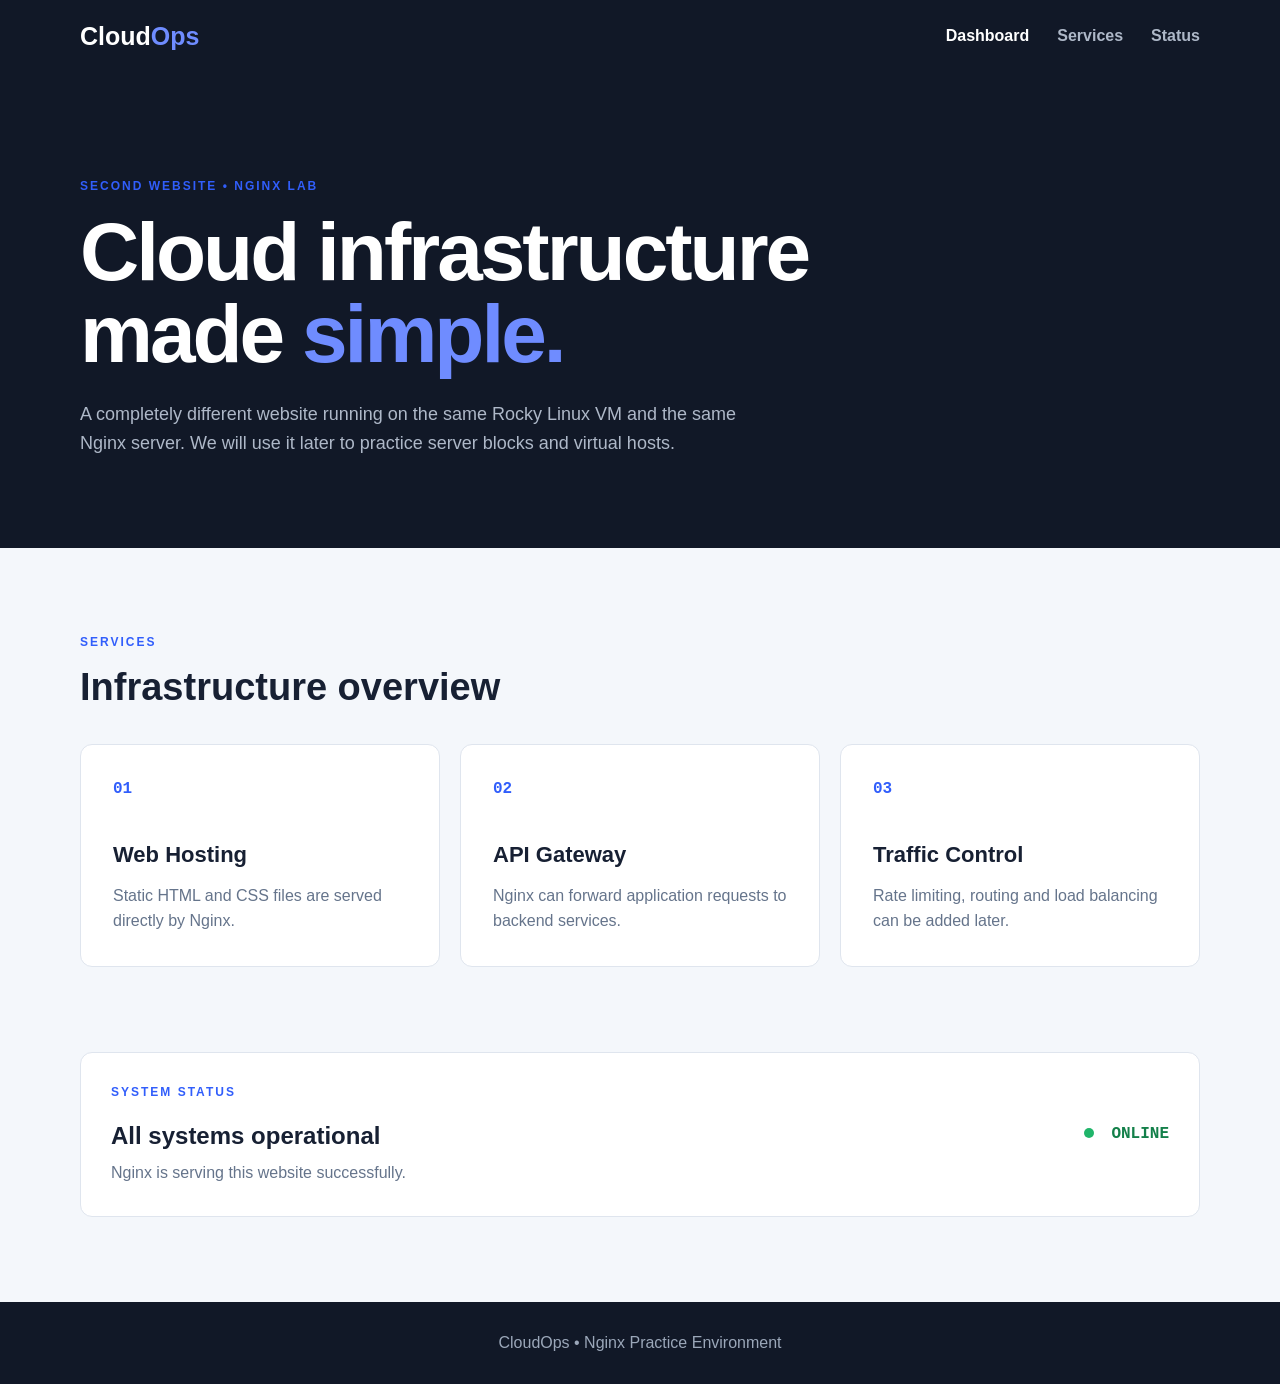
<file: nginx-lab-second-site frondend/index.html>
<!DOCTYPE html>
<html lang="en">
<head>
    <meta charset="UTF-8">
    <meta name="viewport" content="width=device-width, initial-scale=1.0">
    <title>CloudOps | Dashboard</title>
    <link rel="stylesheet" href="css/style.css">
</head>
<body>
    <header class="nav">
        <div class="container nav-inner">
            <a href="index.html" class="brand">Cloud<span>Ops</span></a>
            <nav>
                <a class="active" href="index.html">Dashboard</a>
                <a href="#services">Services</a>
                <a href="#status">Status</a>
            </nav>
        </div>
    </header>

    <main>
        <section class="hero">
            <div class="container">
                <p class="label">SECOND WEBSITE • NGINX LAB</p>
                <h1>Cloud infrastructure<br>made <span>simple.</span></h1>
                <p class="intro">
                    A completely different website running on the same Rocky Linux
                    VM and the same Nginx server. We will use it later to practice
                    server blocks and virtual hosts.
                </p>
            </div>
        </section>

        <section id="services" class="services">
            <div class="container">
                <div class="heading">
                    <p class="label">SERVICES</p>
                    <h2>Infrastructure overview</h2>
                </div>

                <div class="grid">
                    <article class="service">
                        <div class="number">01</div>
                        <h3>Web Hosting</h3>
                        <p>Static HTML and CSS files are served directly by Nginx.</p>
                    </article>

                    <article class="service">
                        <div class="number">02</div>
                        <h3>API Gateway</h3>
                        <p>Nginx can forward application requests to backend services.</p>
                    </article>

                    <article class="service">
                        <div class="number">03</div>
                        <h3>Traffic Control</h3>
                        <p>Rate limiting, routing and load balancing can be added later.</p>
                    </article>
                </div>
            </div>
        </section>

        <section id="status" class="status-section">
            <div class="container">
                <div class="status-card">
                    <div>
                        <p class="label">SYSTEM STATUS</p>
                        <h2>All systems operational</h2>
                        <p class="muted">Nginx is serving this website successfully.</p>
                    </div>
                    <div class="status">
                        <span class="dot"></span>
                        ONLINE
                    </div>
                </div>
            </div>
        </section>
    </main>

    <footer>
        <div class="container">CloudOps • Nginx Practice Environment</div>
    </footer>
</body>
</html>
</file>
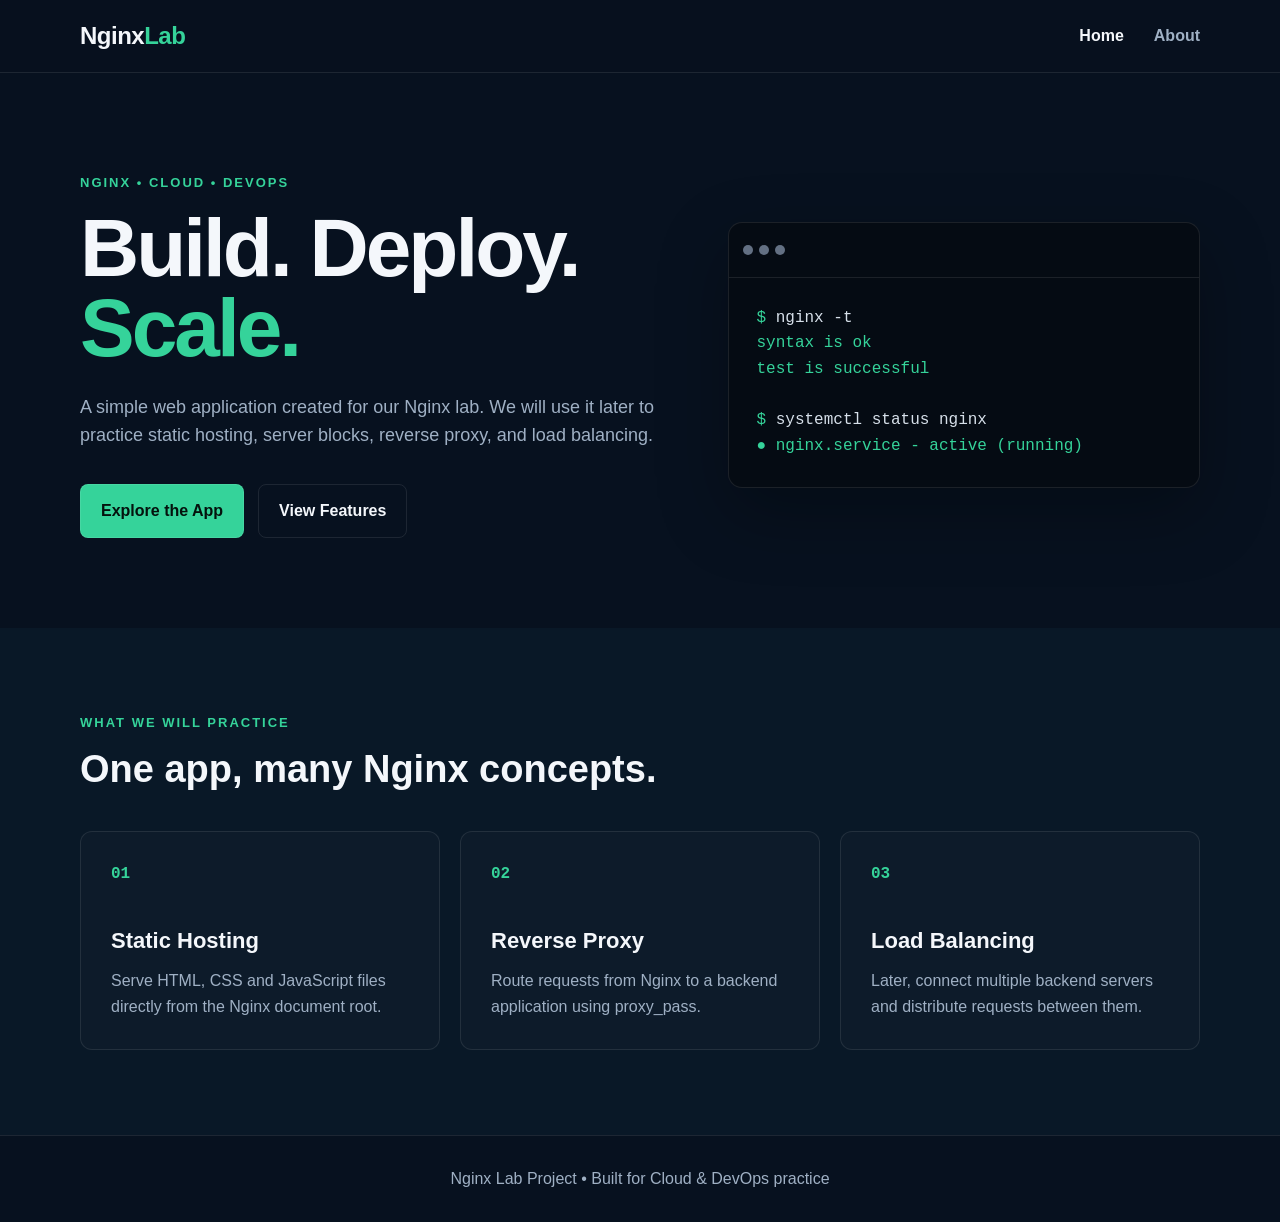
<file: nginx-lab-website frondend/index.html>
<!DOCTYPE html>
<html lang="en">
<head>
    <meta charset="UTF-8">
    <meta name="viewport" content="width=device-width, initial-scale=1.0">
    <title>Nginx Lab | Home</title>
    <link rel="stylesheet" href="css/style.css">
</head>
<body>
    <header class="navbar">
        <div class="container nav-content">
            <a class="logo" href="index.html">Nginx<span>Lab</span></a>
            <nav>
                <a class="active" href="index.html">Home</a>
                <a href="about.html">About</a>
            </nav>
        </div>
    </header>

    <main>
        <section class="hero">
            <div class="container hero-content">
                <div class="hero-text">
                    <p class="eyebrow">NGINX • CLOUD • DEVOPS</p>
                    <h1>Build. Deploy.<br><span>Scale.</span></h1>
                    <p class="hero-description">
                        A simple web application created for our Nginx lab.
                        We will use it later to practice static hosting,
                        server blocks, reverse proxy, and load balancing.
                    </p>
                    <div class="buttons">
                        <a class="btn primary" href="about.html">Explore the App</a>
                        <a class="btn secondary" href="#features">View Features</a>
                    </div>
                </div>

                <div class="terminal-card">
                    <div class="terminal-top">
                        <span></span><span></span><span></span>
                    </div>
                    <div class="terminal-body">
                        <p><span class="green">$</span> nginx -t</p>
                        <p class="success">syntax is ok</p>
                        <p class="success">test is successful</p>
                        <br>
                        <p><span class="green">$</span> systemctl status nginx</p>
                        <p class="success">● nginx.service - active (running)</p>
                    </div>
                </div>
            </div>
        </section>

        <section id="features" class="features">
            <div class="container">
                <div class="section-heading">
                    <p class="eyebrow">WHAT WE WILL PRACTICE</p>
                    <h2>One app, many Nginx concepts.</h2>
                </div>

                <div class="cards">
                    <article class="card">
                        <div class="icon">01</div>
                        <h3>Static Hosting</h3>
                        <p>Serve HTML, CSS and JavaScript files directly from the Nginx document root.</p>
                    </article>

                    <article class="card">
                        <div class="icon">02</div>
                        <h3>Reverse Proxy</h3>
                        <p>Route requests from Nginx to a backend application using proxy_pass.</p>
                    </article>

                    <article class="card">
                        <div class="icon">03</div>
                        <h3>Load Balancing</h3>
                        <p>Later, connect multiple backend servers and distribute requests between them.</p>
                    </article>
                </div>
            </div>
        </section>
    </main>

    <footer>
        <div class="container">
            <p>Nginx Lab Project • Built for Cloud & DevOps practice</p>
        </div>
    </footer>
</body>
</html>
</file>
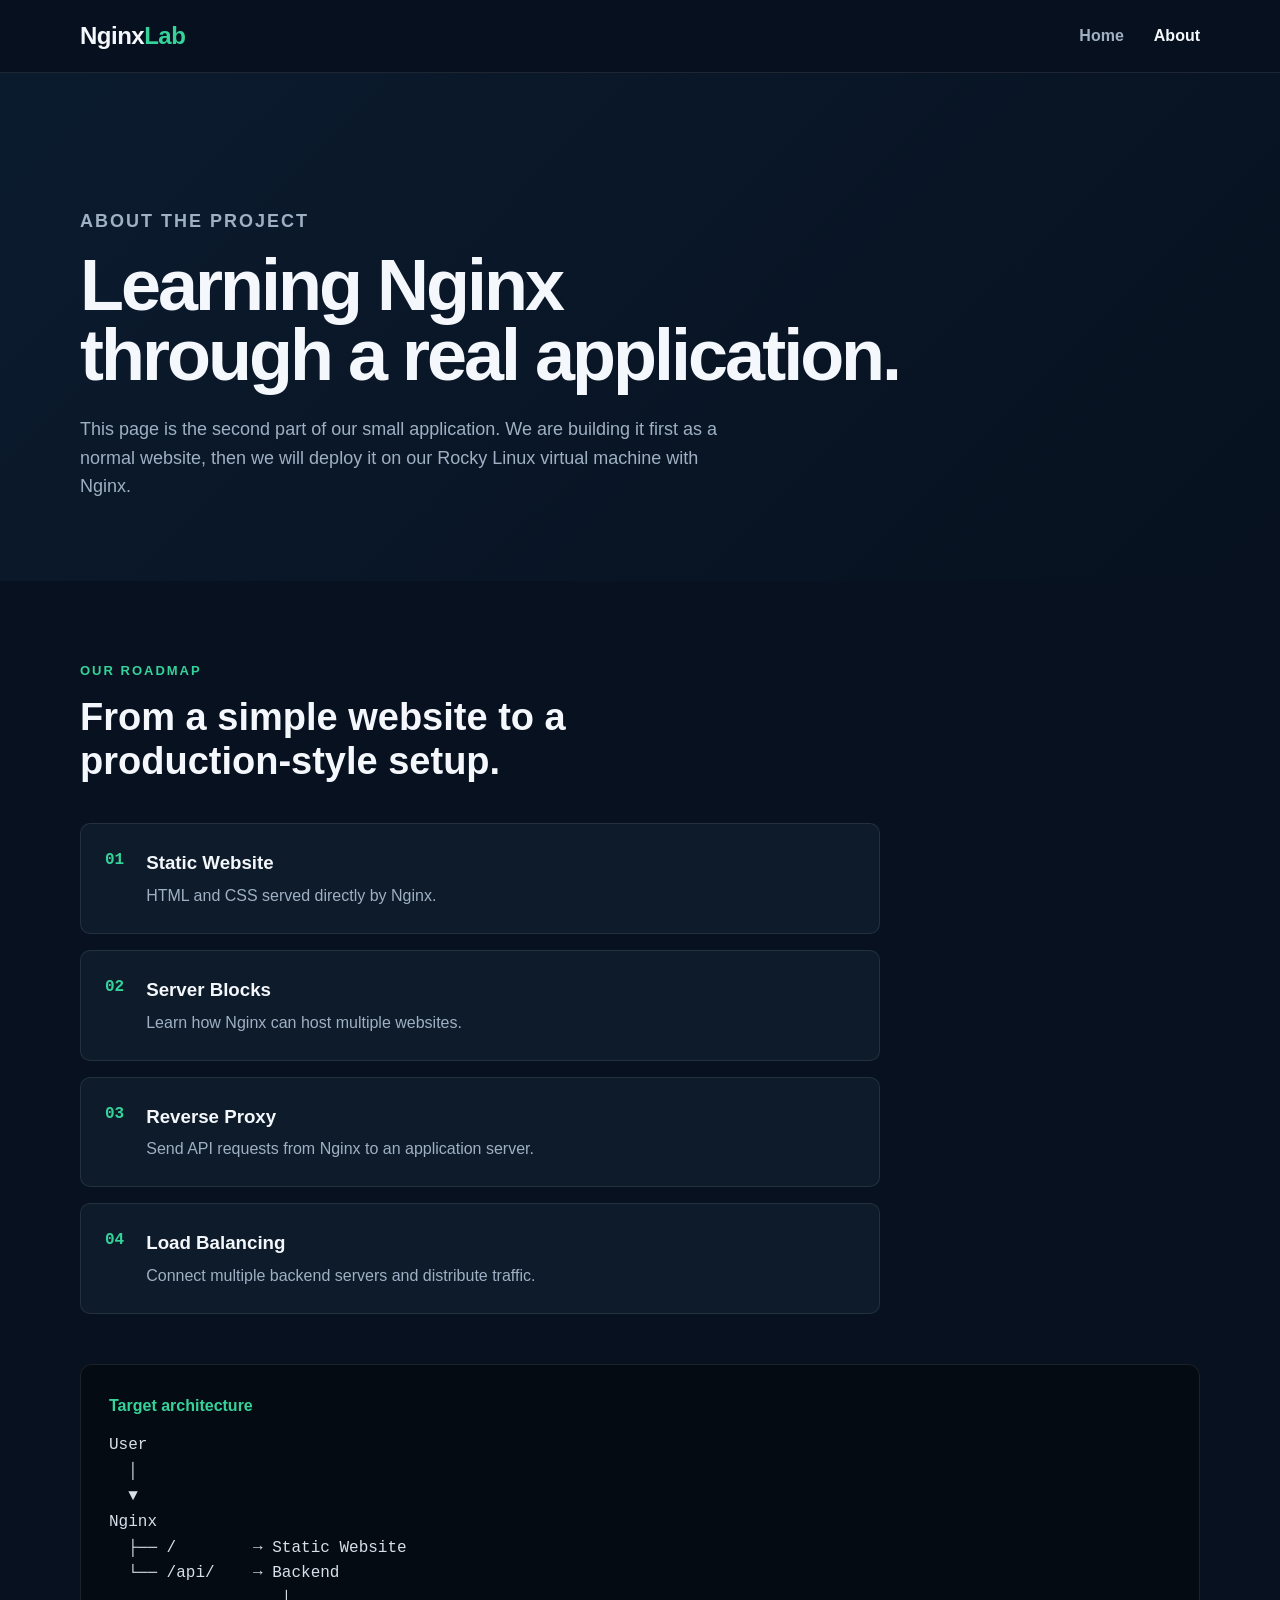
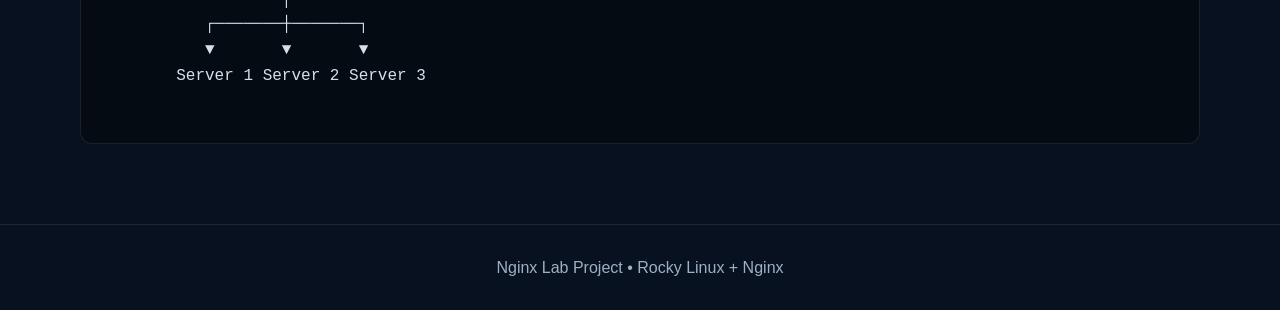
<file: nginx-lab-website frondend/about.html>
<!DOCTYPE html>
<html lang="en">
<head>
    <meta charset="UTF-8">
    <meta name="viewport" content="width=device-width, initial-scale=1.0">
    <title>Nginx Lab | About</title>
    <link rel="stylesheet" href="css/style.css">
</head>
<body class="about-page">
    <header class="navbar">
        <div class="container nav-content">
            <a class="logo" href="index.html">Nginx<span>Lab</span></a>
            <nav>
                <a href="index.html">Home</a>
                <a class="active" href="about.html">About</a>
            </nav>
        </div>
    </header>

    <main>
        <section class="about-hero">
            <div class="container">
                <p class="eyebrow">ABOUT THE PROJECT</p>
                <h1>Learning Nginx<br>through a real application.</h1>
                <p>
                    This page is the second part of our small application.
                    We are building it first as a normal website, then we will
                    deploy it on our Rocky Linux virtual machine with Nginx.
                </p>
            </div>
        </section>

        <section class="architecture">
            <div class="container">
                <div class="section-heading">
                    <p class="eyebrow">OUR ROADMAP</p>
                    <h2>From a simple website to a production-style setup.</h2>
                </div>

                <div class="timeline">
                    <div class="step">
                        <span>01</span>
                        <div>
                            <h3>Static Website</h3>
                            <p>HTML and CSS served directly by Nginx.</p>
                        </div>
                    </div>

                    <div class="step">
                        <span>02</span>
                        <div>
                            <h3>Server Blocks</h3>
                            <p>Learn how Nginx can host multiple websites.</p>
                        </div>
                    </div>

                    <div class="step">
                        <span>03</span>
                        <div>
                            <h3>Reverse Proxy</h3>
                            <p>Send API requests from Nginx to an application server.</p>
                        </div>
                    </div>

                    <div class="step">
                        <span>04</span>
                        <div>
                            <h3>Load Balancing</h3>
                            <p>Connect multiple backend servers and distribute traffic.</p>
                        </div>
                    </div>
                </div>

                <div class="code-preview">
                    <p class="code-title">Target architecture</p>
                    <pre>
User
  │
  ▼
Nginx
  ├── /        → Static Website
  └── /api/    → Backend
                  │
          ┌───────┼───────┐
          ▼       ▼       ▼
       Server 1 Server 2 Server 3
                    </pre>
                </div>
            </div>
        </section>
    </main>

    <footer>
        <div class="container">
            <p>Nginx Lab Project • Rocky Linux + Nginx</p>
        </div>
    </footer>
</body>
</html>
</file>
<file: nginx-lab-second-site frondend/css/style.css>
* {
    box-sizing: border-box;
    margin: 0;
    padding: 0;
}

:root {
    --bg: #f4f7fb;
    --dark: #111827;
    --text: #172033;
    --muted: #65748b;
    --accent: #315efb;
    --card: #ffffff;
    --border: #dfe5ee;
}

body {
    font-family: Arial, Helvetica, sans-serif;
    background: var(--bg);
    color: var(--text);
    line-height: 1.6;
}

a {
    text-decoration: none;
    color: inherit;
}

.container {
    width: min(1120px, 90%);
    margin: auto;
}

.nav {
    background: var(--dark);
    color: white;
}

.nav-inner {
    min-height: 72px;
    display: flex;
    justify-content: space-between;
    align-items: center;
}

.brand {
    font-size: 25px;
    font-weight: 800;
}

.brand span {
    color: #6f8cff;
}

nav {
    display: flex;
    gap: 28px;
}

nav a {
    color: #aeb8c8;
    font-weight: 600;
}

nav a:hover,
nav a.active {
    color: white;
}

.hero {
    padding: 105px 0 90px;
    background: var(--dark);
    color: white;
}

.label {
    font-size: 12px;
    letter-spacing: 2px;
    font-weight: 800;
    color: var(--accent);
    margin-bottom: 15px;
}

.hero h1 {
    font-size: clamp(48px, 7vw, 82px);
    line-height: 1;
    letter-spacing: -3px;
}

.hero h1 span {
    color: #6f8cff;
}

.intro {
    max-width: 680px;
    margin-top: 25px;
    color: #aeb8c8;
    font-size: 18px;
}

.services {
    padding: 85px 0;
}

.heading {
    margin-bottom: 35px;
}

.heading h2 {
    font-size: 38px;
    line-height: 1.1;
}

.grid {
    display: grid;
    grid-template-columns: repeat(3, 1fr);
    gap: 20px;
}

.service {
    background: var(--card);
    border: 1px solid var(--border);
    padding: 32px;
    min-height: 220px;
    border-radius: 12px;
}

.number {
    color: var(--accent);
    font-family: Consolas, monospace;
    font-weight: 800;
    margin-bottom: 35px;
}

.service h3 {
    font-size: 22px;
    margin-bottom: 10px;
}

.service p,
.muted {
    color: var(--muted);
}

.status-section {
    padding: 0 0 85px;
}

.status-card {
    background: white;
    border: 1px solid var(--border);
    border-radius: 12px;
    padding: 30px;
    display: flex;
    align-items: center;
    justify-content: space-between;
    gap: 20px;
}

.status-card h2 {
    margin-bottom: 5px;
}

.status {
    font-family: Consolas, monospace;
    font-weight: 800;
    color: #14804a;
    white-space: nowrap;
}

.dot {
    width: 10px;
    height: 10px;
    display: inline-block;
    border-radius: 50%;
    background: #20b56a;
    margin-right: 8px;
}

footer {
    padding: 28px 0;
    background: var(--dark);
    color: #9ba7b9;
    text-align: center;
}

@media (max-width: 800px) {
    .grid {
        grid-template-columns: 1fr;
    }

    .nav-inner,
    .status-card {
        align-items: flex-start;
    }

    .status-card {
        flex-direction: column;
    }

    nav {
        gap: 15px;
    }
}
</file>
<file: nginx-lab-website frondend/css/style.css>
* {
    margin: 0;
    padding: 0;
    box-sizing: border-box;
}

:root {
    --bg: #07111f;
    --surface: #0d1b2a;
    --surface-2: #12243a;
    --text: #f4f7fb;
    --muted: #9fb0c4;
    --accent: #35d39a;
    --accent-2: #5b8cff;
    --border: rgba(255,255,255,.09);
}

html {
    scroll-behavior: smooth;
}

body {
    font-family: Arial, Helvetica, sans-serif;
    background: var(--bg);
    color: var(--text);
    line-height: 1.6;
}

a {
    color: inherit;
    text-decoration: none;
}

.container {
    width: min(1120px, 90%);
    margin: auto;
}

.navbar {
    border-bottom: 1px solid var(--border);
    background: rgba(7,17,31,.92);
}

.nav-content {
    min-height: 72px;
    display: flex;
    align-items: center;
    justify-content: space-between;
}

.logo {
    font-size: 24px;
    font-weight: 800;
    letter-spacing: -.5px;
}

.logo span {
    color: var(--accent);
}

nav {
    display: flex;
    gap: 30px;
}

nav a {
    color: var(--muted);
    font-weight: 600;
}

nav a:hover,
nav a.active {
    color: var(--text);
}

.hero {
    padding: 100px 0 90px;
}

.hero-content {
    display: grid;
    grid-template-columns: 1.1fr .9fr;
    gap: 70px;
    align-items: center;
}

.eyebrow {
    color: var(--accent);
    font-size: 13px;
    font-weight: 800;
    letter-spacing: 2px;
    margin-bottom: 14px;
}

h1 {
    font-size: clamp(48px, 7vw, 82px);
    line-height: .98;
    letter-spacing: -3px;
}

h1 span {
    color: var(--accent);
}

.hero-description,
.about-hero > .container > p {
    max-width: 650px;
    color: var(--muted);
    font-size: 18px;
    margin-top: 24px;
}

.buttons {
    display: flex;
    gap: 14px;
    margin-top: 34px;
}

.btn {
    padding: 13px 20px;
    border-radius: 8px;
    font-weight: 700;
    border: 1px solid var(--border);
}

.btn.primary {
    background: var(--accent);
    color: #04120d;
}

.btn.secondary {
    background: transparent;
}

.terminal-card {
    background: #050b13;
    border: 1px solid var(--border);
    border-radius: 14px;
    overflow: hidden;
    box-shadow: 0 25px 70px rgba(0,0,0,.3);
}

.terminal-top {
    padding: 14px;
    border-bottom: 1px solid var(--border);
}

.terminal-top span {
    display: inline-block;
    width: 10px;
    height: 10px;
    border-radius: 50%;
    background: #637083;
    margin-right: 6px;
}

.terminal-body {
    padding: 28px;
    font-family: Consolas, monospace;
    color: #d7e0ea;
}

.green,
.success {
    color: var(--accent);
}

.features {
    padding: 85px 0;
    background: #091827;
}

.section-heading {
    margin-bottom: 40px;
}

.section-heading h2 {
    font-size: 38px;
    line-height: 1.15;
    max-width: 700px;
}

.cards {
    display: grid;
    grid-template-columns: repeat(3, 1fr);
    gap: 20px;
}

.card {
    background: var(--surface);
    border: 1px solid var(--border);
    border-radius: 12px;
    padding: 30px;
}

.icon {
    color: var(--accent);
    font-family: Consolas, monospace;
    font-weight: 800;
    margin-bottom: 35px;
}

.card h3 {
    font-size: 22px;
    margin-bottom: 10px;
}

.card p {
    color: var(--muted);
}

footer {
    padding: 30px 0;
    border-top: 1px solid var(--border);
    color: var(--muted);
    text-align: center;
}

/* About page */
.about-hero {
    padding: 110px 0 80px;
    background: linear-gradient(135deg, #0b1b2e, #07111f);
}

.about-hero h1 {
    font-size: clamp(45px, 6vw, 72px);
}

.architecture {
    padding: 80px 0;
}

.timeline {
    display: grid;
    gap: 16px;
    max-width: 800px;
}

.step {
    display: flex;
    align-items: flex-start;
    gap: 22px;
    padding: 24px;
    background: var(--surface);
    border: 1px solid var(--border);
    border-radius: 10px;
}

.step > span {
    color: var(--accent);
    font-family: Consolas, monospace;
    font-weight: 800;
}

.step h3 {
    margin-bottom: 5px;
}

.step p {
    color: var(--muted);
}

.code-preview {
    margin-top: 50px;
    background: #050b13;
    border: 1px solid var(--border);
    border-radius: 12px;
    padding: 28px;
    overflow-x: auto;
}

.code-title {
    color: var(--accent);
    font-weight: 700;
    margin-bottom: 15px;
}

pre {
    color: #d7e0ea;
    font-family: Consolas, monospace;
    line-height: 1.6;
}

@media (max-width: 800px) {
    .hero-content,
    .cards {
        grid-template-columns: 1fr;
    }

    .hero {
        padding-top: 65px;
    }

    nav {
        gap: 16px;
    }

    h1 {
        letter-spacing: -2px;
    }
}
</file>
